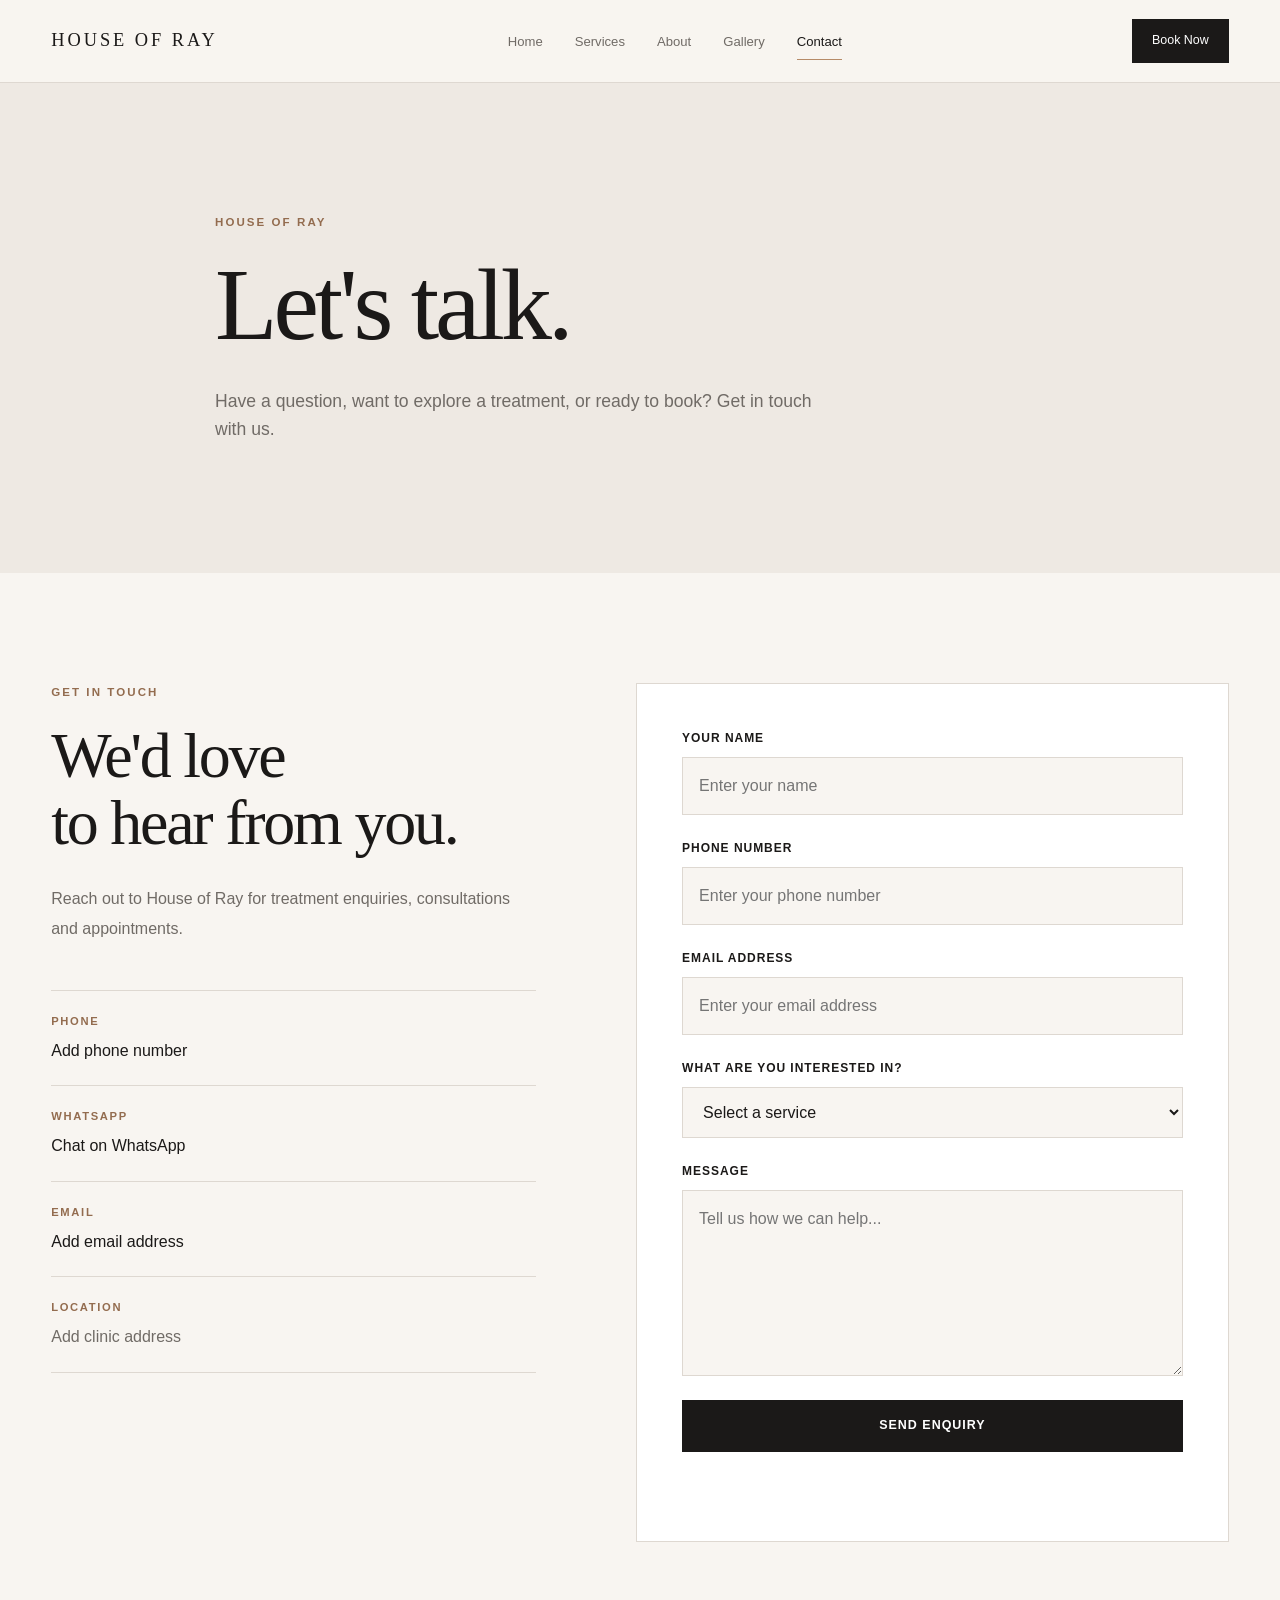
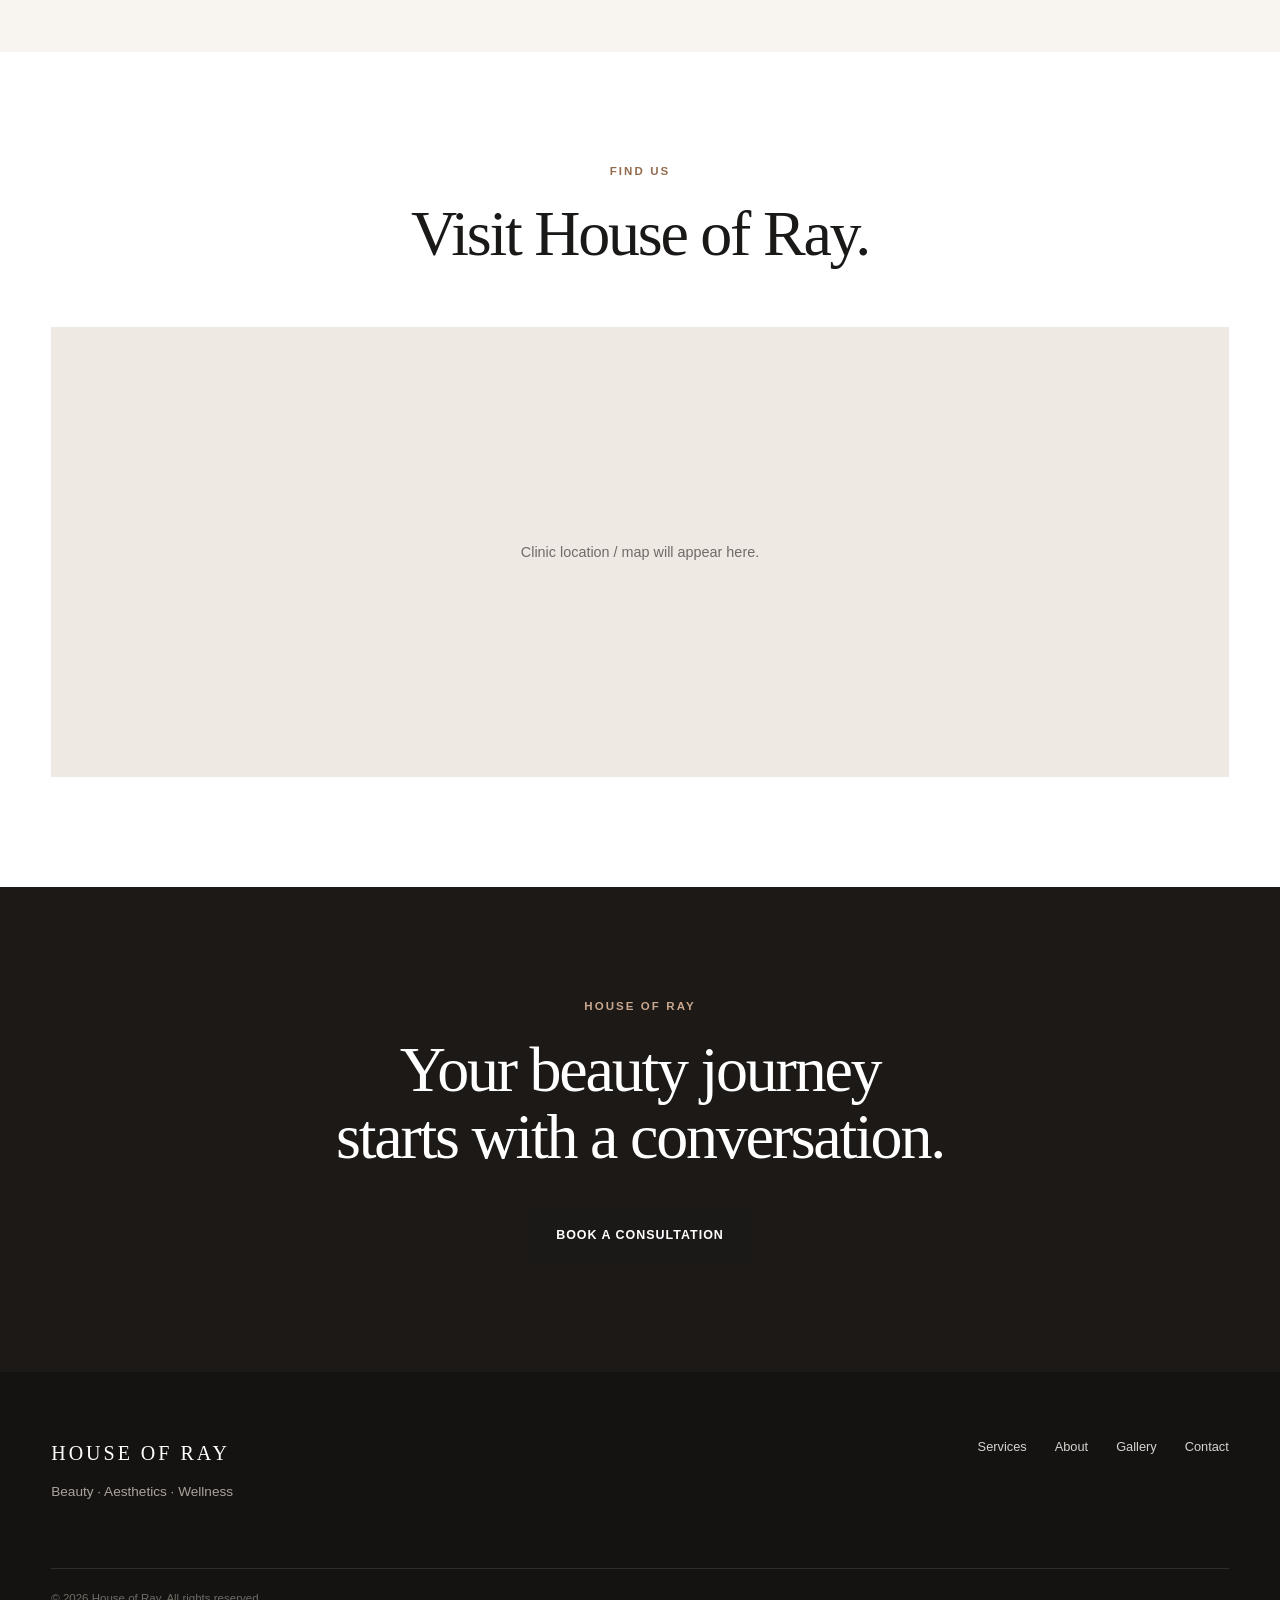
<file: contact.html>
<!DOCTYPE html>
<html lang="en">
<head>
    <meta charset="UTF-8">
    <meta name="viewport" content="width=device-width, initial-scale=1.0">

    <title>Contact — House of Ray</title>

    <meta
        name="description"
        content="Contact House of Ray to enquire about beauty, aesthetics and wellness treatments."
    >

    <link rel="stylesheet" href="css/style.css">
</head>

<body>

    <!-- HEADER -->
    <header class="site-header">

        <div class="container header-inner">

            <a href="index.html" class="logo">
                HOUSE OF RAY
            </a>

            <nav class="main-nav">

                <a href="index.html">
                    Home
                </a>

                <a href="services.html">
                    Services
                </a>

                <a href="about.html">
                    About
                </a>

                <a href="gallery.html">
                    Gallery
                </a>

                <a href="contact.html" class="active">
                    Contact
                </a>

            </nav>

            <a href="#" class="header-cta">
                Book Now
            </a>

        </div>

    </header>


    <!-- PAGE CONTENT -->
    <main>

        <!-- PAGE HERO -->

        <section class="page-hero">

            <div class="container page-hero-content">

                <p class="eyebrow">
                    HOUSE OF RAY
                </p>

                <h1>
                    Let's talk.
                </h1>

                <p>
                    Have a question, want to explore a treatment,
                    or ready to book? Get in touch with us.
                </p>

            </div>

        </section>


        <!-- CONTACT -->

        <section class="section contact-section">

            <div class="container contact-grid">

                <!-- CONTACT INFORMATION -->

                <div class="contact-info">

                    <p class="eyebrow">
                        GET IN TOUCH
                    </p>

                    <h2>
                        We'd love<br>
                        to hear from you.
                    </h2>

                    <p>
                        Reach out to House of Ray for treatment
                        enquiries, consultations and appointments.
                    </p>


                    <div class="contact-details">

                        <div class="contact-detail">

                            <span class="contact-label">
                                Phone
                            </span>

                            <a href="tel:#">
                                Add phone number
                            </a>

                        </div>


                        <div class="contact-detail">

                            <span class="contact-label">
                                WhatsApp
                            </span>

                            <a href="#">
                                Chat on WhatsApp
                            </a>

                        </div>


                        <div class="contact-detail">

                            <span class="contact-label">
                                Email
                            </span>

                            <a href="mailto:#">
                                Add email address
                            </a>

                        </div>


                        <div class="contact-detail">

                            <span class="contact-label">
                                Location
                            </span>

                            <p>
                                Add clinic address
                            </p>

                        </div>

                    </div>

                </div>


                <!-- CONTACT FORM -->

                <div class="contact-form-wrapper">

                    <form
                        class="contact-form"
                        id="contact-form"
                    >

                        <div class="form-group">

                            <label for="name">
                                Your name
                            </label>

                            <input
                                type="text"
                                id="name"
                                name="name"
                                placeholder="Enter your name"
                                required
                            >

                        </div>


                        <div class="form-group">

                            <label for="phone">
                                Phone number
                            </label>

                            <input
                                type="tel"
                                id="phone"
                                name="phone"
                                placeholder="Enter your phone number"
                                required
                            >

                        </div>


                        <div class="form-group">

                            <label for="email">
                                Email address
                            </label>

                            <input
                                type="email"
                                id="email"
                                name="email"
                                placeholder="Enter your email address"
                            >

                        </div>


                        <div class="form-group">

                            <label for="service">
                                What are you interested in?
                            </label>

                            <select
                                id="service"
                                name="service"
                            >

                                <option value="">
                                    Select a service
                                </option>

                                <option value="general-enquiry">
                                    General Enquiry
                                </option>

                                <option value="consultation">
                                    Consultation
                                </option>

                            </select>

                        </div>


                        <div class="form-group">

                            <label for="message">
                                Message
                            </label>

                            <textarea
                                id="message"
                                name="message"
                                rows="6"
                                placeholder="Tell us how we can help..."
                            ></textarea>

                        </div>


                        <button
                            type="submit"
                            class="button button-primary"
                        >
                            Send Enquiry
                        </button>

                        <p
                            id="form-message"
                            class="form-message"
                        ></p>

                    </form>

                </div>

            </div>

        </section>


        <!-- LOCATION -->

        <section class="section location-section">

            <div class="container">

                <div class="section-heading centered">

                    <p class="eyebrow">
                        FIND US
                    </p>

                    <h2>
                        Visit House of Ray.
                    </h2>

                </div>


                <div class="map-placeholder">

                    <p>
                        Clinic location / map will appear here.
                    </p>

                </div>

            </div>

        </section>


        <!-- CTA -->

        <section class="section final-cta">

            <div class="container">

                <p class="eyebrow">
                    HOUSE OF RAY
                </p>

                <h2>
                    Your beauty journey<br>
                    starts with a conversation.
                </h2>

                <a
                    href="#"
                    class="button button-primary"
                >
                    Book a Consultation
                </a>

            </div>

        </section>

    </main>


    <!-- FOOTER -->

    <footer class="site-footer">

        <div class="container footer-inner">

            <div>

                <div class="footer-logo">
                    HOUSE OF RAY
                </div>

                <p>
                    Beauty · Aesthetics · Wellness
                </p>

            </div>


            <div class="footer-links">

                <a href="services.html">
                    Services
                </a>

                <a href="about.html">
                    About
                </a>

                <a href="gallery.html">
                    Gallery
                </a>

                <a href="contact.html">
                    Contact
                </a>

            </div>

        </div>


        <div class="container footer-bottom">

            <p>
                © 2026 House of Ray. All rights reserved.
            </p>

        </div>

    </footer>


    <!-- SCRIPTS -->

    <script src="js/main.js"></script>

</body>
</html>
</file>
<file: css/style.css>
/* =========================================================
   HOUSE OF RAY
   Global Stylesheet
   ========================================================= */


/* =========================================================
   01. RESET
   ========================================================= */

* {
    margin: 0;
    padding: 0;
    box-sizing: border-box;
}

html {
    scroll-behavior: smooth;
}

body {
    font-family: Arial, Helvetica, sans-serif;
    background: #f8f5f1;
    color: #1b1918;
    line-height: 1.6;
    overflow-x: hidden;
}

img,
video {
    display: block;
    width: 100%;
}

img {
    max-width: 100%;
}

a {
    color: inherit;
    text-decoration: none;
}

button,
input,
textarea,
select {
    font: inherit;
}

button {
    cursor: pointer;
}


/* =========================================================
   02. VARIABLES
   ========================================================= */

:root {
    --background: #f8f5f1;
    --background-dark: #1c1917;
    --surface: #ffffff;
    --surface-soft: #eee9e3;

    --text: #1b1918;
    --muted: #706b66;
    --light-text: #f8f5f1;

    --accent: #b68b68;
    --accent-dark: #936c4f;

    --border: #ded8d1;

    --container: 1200px;

    --transition: 0.3s ease;
}


/* =========================================================
   03. GLOBAL LAYOUT
   ========================================================= */

.container {
    width: min(92%, var(--container));
    margin: 0 auto;
}

.section {
    padding: 110px 0;
}


/* =========================================================
   04. TYPOGRAPHY
   ========================================================= */

h1,
h2,
h3 {
    font-family: Georgia, "Times New Roman", serif;
    font-weight: 400;
    line-height: 1.05;
}

h1 {
    font-size: clamp(3.5rem, 8vw, 7rem);
    letter-spacing: -0.04em;
}

h2 {
    font-size: clamp(2.5rem, 5vw, 4.5rem);
    letter-spacing: -0.035em;
}

h3 {
    font-size: 1.7rem;
}

p {
    color: var(--muted);
}

.eyebrow {
    margin-bottom: 20px;
    color: var(--accent-dark);
    font-size: 0.72rem;
    font-weight: 700;
    letter-spacing: 0.18em;
    text-transform: uppercase;
}

.section-heading {
    max-width: 700px;
}

.section-heading.centered {
    margin: 0 auto 60px;
    text-align: center;
}

.section-heading > p:not(.eyebrow) {
    margin-top: 24px;
    max-width: 600px;
}


/* =========================================================
   05. HEADER
   ========================================================= */

.site-header {
    position: relative;
    z-index: 100;
    background: rgba(248, 245, 241, 0.96);
    border-bottom: 1px solid var(--border);
}

.header-inner {
    min-height: 82px;
    display: flex;
    align-items: center;
    justify-content: space-between;
    gap: 30px;
}

.logo {
    font-family: Georgia, "Times New Roman", serif;
    font-size: 1.15rem;
    letter-spacing: 0.16em;
    white-space: nowrap;
}

.main-nav {
    display: flex;
    align-items: center;
    gap: 32px;
}

.main-nav a {
    position: relative;
    color: var(--muted);
    font-size: 0.82rem;
    transition: color var(--transition);
}

.main-nav a:hover,
.main-nav a.active {
    color: var(--text);
}

.main-nav a.active::after {
    content: "";
    position: absolute;
    left: 0;
    right: 0;
    bottom: -8px;
    height: 1px;
    background: var(--accent);
}

.header-cta {
    padding: 12px 20px;
    background: var(--text);
    color: white;
    font-size: 0.78rem;
    transition:
        background var(--transition),
        transform var(--transition);
}

.header-cta:hover {
    background: var(--accent-dark);
    transform: translateY(-2px);
}


/* =========================================================
   06. BUTTONS
   ========================================================= */

.button {
    display: inline-flex;
    align-items: center;
    justify-content: center;
    min-height: 52px;
    padding: 0 28px;
    border: 1px solid transparent;
    font-size: 0.78rem;
    font-weight: 700;
    letter-spacing: 0.08em;
    text-transform: uppercase;
    transition:
        background var(--transition),
        color var(--transition),
        border-color var(--transition),
        transform var(--transition);
}

.button:hover {
    transform: translateY(-2px);
}

.button-primary {
    background: var(--text);
    color: white;
}

.button-primary:hover {
    background: var(--accent-dark);
}

.button-secondary {
    border-color: rgba(255, 255, 255, 0.7);
    color: white;
}

.button-secondary:hover {
    background: white;
    color: var(--text);
}

.button-outline {
    border-color: var(--text);
    color: var(--text);
    background: transparent;
}

.button-outline:hover {
    background: var(--text);
    color: white;
}

.text-link {
    display: inline-block;
    margin-top: 25px;
    border-bottom: 1px solid var(--text);
    padding-bottom: 4px;
    font-size: 0.8rem;
    font-weight: 700;
    letter-spacing: 0.06em;
    text-transform: uppercase;
}


/* =========================================================
   07. HERO
   ========================================================= */

.hero {
    position: relative;
    min-height: calc(100vh - 82px);
    display: flex;
    align-items: center;
    overflow: hidden;
    background: #222;
}

.hero-image {
    position: absolute;
    inset: 0;
}

.hero-image img {
    height: 100%;
    object-fit: cover;
}

.hero-overlay {
    position: absolute;
    inset: 0;
    background:
        linear-gradient(
            90deg,
            rgba(0, 0, 0, 0.68),
            rgba(0, 0, 0, 0.25),
            rgba(0, 0, 0, 0.05)
        );
}

.hero-content {
    position: relative;
    z-index: 2;
    padding: 100px 0;
}

.hero .eyebrow {
    color: #e5c7ae;
}

.hero h1 {
    max-width: 850px;
    color: white;
}

.hero-description {
    max-width: 520px;
    margin-top: 30px;
    color: rgba(255, 255, 255, 0.84);
    font-size: 1.05rem;
}

.hero-actions {
    display: flex;
    flex-wrap: wrap;
    gap: 14px;
    margin-top: 38px;
}


/* =========================================================
   08. PAGE HERO
   ========================================================= */

.page-hero {
    padding: 130px 0;
    background: var(--surface-soft);
}

.page-hero-content {
    max-width: 850px;
}

.page-hero h1 {
    margin-bottom: 28px;
}

.page-hero-content > p:last-child {
    max-width: 620px;
    font-size: 1.1rem;
}


/* =========================================================
   09. INTRO SECTION
   ========================================================= */

.intro-grid {
    display: grid;
    grid-template-columns: 1fr 1fr;
    gap: 100px;
    align-items: end;
}

.intro-copy {
    max-width: 560px;
}

.intro-copy p {
    font-size: 1.1rem;
    line-height: 1.9;
}


/* =========================================================
   10. SERVICES
   ========================================================= */

.services-section {
    background: var(--surface);
}

.services-grid {
    display: grid;
    grid-template-columns: repeat(3, 1fr);
    gap: 24px;
}

.service-card {
    overflow: hidden;
    background: var(--background);
    border: 1px solid var(--border);
    transition:
        transform var(--transition),
        box-shadow var(--transition);
}

.service-card:hover {
    transform: translateY(-6px);
    box-shadow: 0 20px 50px rgba(0, 0, 0, 0.08);
}

.service-card-image {
    aspect-ratio: 4 / 3;
    overflow: hidden;
    background: var(--surface-soft);
}

.service-card-image img {
    height: 100%;
    object-fit: cover;
    transition: transform 0.6s ease;
}

.service-card:hover .service-card-image img {
    transform: scale(1.04);
}

.service-card-content {
    padding: 28px;
}

.service-card-category {
    margin-bottom: 12px;
    color: var(--accent-dark);
    font-size: 0.68rem;
    font-weight: 700;
    letter-spacing: 0.16em;
    text-transform: uppercase;
}

.service-card h3 {
    margin-bottom: 14px;
}

.service-card p {
    font-size: 0.92rem;
}

.service-card .text-link {
    margin-top: 20px;
}

.section-action {
    margin-top: 50px;
    text-align: center;
}


/* =========================================================
   11. SERVICES PAGE
   ========================================================= */

.services-page-section {
    background: var(--background);
}

.services-page-grid {
    margin-top: 60px;
}

.service-loading {
    grid-column: 1 / -1;
    padding: 80px 20px;
    text-align: center;
    color: var(--muted);
}


/* =========================================================
   12. EXPERIENCE SECTIONS
   ========================================================= */

.experience-grid {
    display: grid;
    grid-template-columns: 1.1fr 0.9fr;
    gap: 90px;
    align-items: center;
}

.experience-image {
    aspect-ratio: 4 / 3;
    overflow: hidden;
    background: var(--surface-soft);
}

.experience-image img {
    height: 100%;
    object-fit: cover;
}

.experience-copy {
    max-width: 520px;
}

.experience-copy h2 {
    margin-bottom: 28px;
}

.experience-copy > p:not(.eyebrow) {
    font-size: 1rem;
    line-height: 1.9;
}


/* =========================================================
   13. VIDEO SECTION
   ========================================================= */

.video-section {
    background: var(--surface-soft);
}

.video-placeholder {
    min-height: 500px;
    display: flex;
    align-items: center;
    justify-content: center;
    background: #ddd7d0;
}

.video-placeholder p {
    color: #716b65;
}

.video-grid {
    display: grid;
    grid-template-columns: repeat(2, 1fr);
    gap: 24px;
}

.gallery-video {
    overflow: hidden;
    background: #111;
}

.gallery-video video {
    width: 100%;
    height: 100%;
    min-height: 400px;
    object-fit: cover;
}


/* =========================================================
   14. FINAL CTA
   ========================================================= */

.final-cta {
    background: var(--background-dark);
    text-align: center;
}

.final-cta .eyebrow {
    color: #c9a78e;
}

.final-cta h2 {
    margin-bottom: 40px;
    color: white;
}


/* =========================================================
   15. SERVICE DETAIL PAGE
   ========================================================= */

.service-hero {
    padding: 80px 0 110px;
}

.service-hero-grid {
    display: grid;
    grid-template-columns: 1.05fr 0.95fr;
    gap: 90px;
    align-items: center;
}

.service-hero-image {
    aspect-ratio: 4 / 5;
    overflow: hidden;
    background: var(--surface-soft);
}

.service-hero-image img {
    height: 100%;
    object-fit: cover;
}

.service-hero-content h1 {
    margin-bottom: 30px;
}

.service-short-description {
    max-width: 500px;
    margin-bottom: 35px;
    font-size: 1.05rem;
    line-height: 1.8;
}

.service-details {
    background: var(--surface);
}

.service-details-grid {
    display: grid;
    grid-template-columns: 0.8fr 1.2fr;
    gap: 100px;
}

.service-description {
    max-width: 650px;
}

.service-description p {
    font-size: 1.05rem;
    line-height: 2;
}

.service-info-section {
    background: var(--surface-soft);
}

.service-info-grid {
    display: grid;
    grid-template-columns: repeat(3, 1fr);
    border-top: 1px solid var(--border);
    border-bottom: 1px solid var(--border);
}

.service-info-card {
    min-height: 180px;
    padding: 40px;
    border-right: 1px solid var(--border);
}

.service-info-card:last-child {
    border-right: none;
}

.service-info-card h3 {
    font-size: 1.3rem;
}

.service-gallery-section {
    background: var(--background);
}

.service-gallery {
    display: grid;
    grid-template-columns: repeat(2, 1fr);
    gap: 24px;
}

.service-gallery img {
    aspect-ratio: 4 / 3;
    object-fit: cover;
}

.back-to-services {
    padding-top: 0;
}


/* =========================================================
   16. ABOUT PAGE
   ========================================================= */

.about-intro {
    background: var(--background);
}

.about-intro-grid {
    display: grid;
    grid-template-columns: 1fr 1fr;
    gap: 100px;
    align-items: end;
}

.about-intro-copy {
    max-width: 600px;
}

.about-intro-copy p {
    margin-bottom: 25px;
    font-size: 1.05rem;
    line-height: 1.9;
}

.about-story {
    background: var(--surface);
}

.about-story-grid {
    display: grid;
    grid-template-columns: 1fr 1fr;
    gap: 90px;
    align-items: center;
}

.about-story-image {
    aspect-ratio: 4 / 5;
    overflow: hidden;
}

.about-story-image img {
    height: 100%;
    object-fit: cover;
}

.about-story-copy {
    max-width: 560px;
}

.about-story-copy h2 {
    margin-bottom: 30px;
}

.about-story-copy p:not(.eyebrow) {
    margin-bottom: 22px;
    line-height: 1.9;
}

.values-section {
    background: var(--surface-soft);
}

.values-grid {
    display: grid;
    grid-template-columns: repeat(4, 1fr);
    gap: 1px;
    background: var(--border);
    border: 1px solid var(--border);
}

.value-card {
    min-height: 280px;
    padding: 35px;
    background: var(--background);
}

.value-number {
    display: block;
    margin-bottom: 55px;
    color: var(--accent-dark);
    font-size: 0.75rem;
    font-weight: 700;
    letter-spacing: 0.15em;
}

.value-card h3 {
    margin-bottom: 16px;
}

.value-card p {
    font-size: 0.9rem;
}

.about-visual {
    background: var(--background);
}

.about-video-placeholder {
    min-height: 600px;
    display: flex;
    align-items: center;
    justify-content: center;
    background:
        linear-gradient(
            rgba(20, 18, 17, 0.4),
            rgba(20, 18, 17, 0.4)
        ),
        #2a2623;
}

.about-video-content {
    text-align: center;
}

.about-video-content .eyebrow {
    color: #d4b39a;
}

.about-video-content h2,
.about-video-content p:last-child {
    color: white;
}

.about-video-content p:last-child {
    margin-top: 20px;
}


/* =========================================================
   17. GALLERY PAGE
   ========================================================= */

.gallery-intro {
    background: var(--background);
}

.gallery-intro-grid {
    display: grid;
    grid-template-columns: 1fr 1fr;
    gap: 100px;
    align-items: end;
}

.gallery-intro-copy {
    max-width: 550px;
}

.gallery-intro-copy p {
    font-size: 1.05rem;
    line-height: 1.9;
}

.gallery-section {
    background: var(--surface);
}

.gallery-grid {
    display: grid;
    grid-template-columns: repeat(2, 1fr);
    gap: 20px;
}

.gallery-item {
    margin: 0;
    overflow: hidden;
    background: var(--surface-soft);
}

.gallery-item img {
    width: 100%;
    height: 100%;
    min-height: 380px;
    object-fit: cover;
    transition: transform 0.7s ease;
}

.gallery-item:hover img {
    transform: scale(1.03);
}

.gallery-item-large {
    grid-row: span 2;
}

.gallery-item-large img {
    min-height: 780px;
}

.gallery-item-wide {
    grid-column: span 2;
}

.gallery-item-wide img {
    min-height: 500px;
}

.gallery-video-section {
    background: var(--background);
}

.gallery-statement {
    background: var(--surface-soft);
}

.gallery-statement-inner {
    max-width: 900px;
}

.gallery-statement h2 {
    font-size: clamp(3rem, 7vw, 6rem);
}


/* =========================================================
   18. CONTACT PAGE
   ========================================================= */

.contact-section {
    background: var(--background);
}

.contact-grid {
    display: grid;
    grid-template-columns: 0.9fr 1.1fr;
    gap: 100px;
    align-items: start;
}

.contact-info {
    max-width: 500px;
}

.contact-info h2 {
    margin-bottom: 28px;
}

.contact-info > p:not(.eyebrow) {
    margin-bottom: 45px;
    font-size: 1rem;
    line-height: 1.9;
}

.contact-details {
    border-top: 1px solid var(--border);
}

.contact-detail {
    padding: 22px 0;
    border-bottom: 1px solid var(--border);
}

.contact-label {
    display: block;
    margin-bottom: 7px;
    color: var(--accent-dark);
    font-size: 0.7rem;
    font-weight: 700;
    letter-spacing: 0.15em;
    text-transform: uppercase;
}

.contact-detail a {
    transition: color var(--transition);
}

.contact-detail a:hover {
    color: var(--accent-dark);
}

.contact-form-wrapper {
    padding: 45px;
    background: var(--surface);
    border: 1px solid var(--border);
}

.contact-form {
    display: grid;
    gap: 24px;
}

.form-group {
    display: grid;
    gap: 9px;
}

.form-group label {
    font-size: 0.75rem;
    font-weight: 700;
    letter-spacing: 0.08em;
    text-transform: uppercase;
}

.form-group input,
.form-group textarea,
.form-group select {
    width: 100%;
    padding: 15px 16px;
    border: 1px solid var(--border);
    border-radius: 0;
    outline: none;
    background: var(--background);
    color: var(--text);
    transition: border-color var(--transition);
}

.form-group input:focus,
.form-group textarea:focus,
.form-group select:focus {
    border-color: var(--accent);
}

.form-group textarea {
    resize: vertical;
}

.form-message {
    min-height: 20px;
    font-size: 0.85rem;
}

.location-section {
    background: var(--surface);
}

.map-placeholder {
    min-height: 450px;
    display: flex;
    align-items: center;
    justify-content: center;
    background: var(--surface-soft);
}

.map-placeholder p {
    font-size: 0.9rem;
}


/* =========================================================
   19. FOOTER
   ========================================================= */

.site-footer {
    background: #151311;
    color: white;
}

.footer-inner {
    display: flex;
    justify-content: space-between;
    gap: 50px;
    padding: 65px 0;
}

.footer-logo {
    margin-bottom: 12px;
    font-family: Georgia, "Times New Roman", serif;
    font-size: 1.25rem;
    letter-spacing: 0.15em;
}

.footer-inner p {
    color: #aaa39d;
    font-size: 0.85rem;
}

.footer-links {
    display: flex;
    flex-wrap: wrap;
    gap: 28px;
    align-items: flex-start;
}

.footer-links a {
    color: #d8d3ce;
    font-size: 0.8rem;
    transition: color var(--transition);
}

.footer-links a:hover {
    color: white;
}

.footer-bottom {
    padding: 20px 0;
    border-top: 1px solid #302c29;
}

.footer-bottom p {
    font-size: 0.72rem;
}


/* =========================================================
   20. RESPONSIVE — TABLET
   ========================================================= */

@media (max-width: 900px) {

    .section {
        padding: 85px 0;
    }

    .main-nav {
        display: none;
    }

    .intro-grid,
    .about-intro-grid,
    .gallery-intro-grid {
        grid-template-columns: 1fr;
        gap: 45px;
    }

    .services-grid {
        grid-template-columns: repeat(2, 1fr);
    }

    .experience-grid,
    .about-story-grid,
    .service-hero-grid,
    .contact-grid {
        grid-template-columns: 1fr;
        gap: 55px;
    }

    .service-hero-content {
        order: -1;
    }

    .service-info-grid {
        grid-template-columns: 1fr;
    }

    .service-info-card {
        border-right: none;
        border-bottom: 1px solid var(--border);
    }

    .service-info-card:last-child {
        border-bottom: none;
    }

    .values-grid {
        grid-template-columns: repeat(2, 1fr);
    }

    .contact-form-wrapper {
        padding: 35px;
    }

}


/* =========================================================
   21. RESPONSIVE — MOBILE
   ========================================================= */

@media (max-width: 600px) {

    .container {
        width: min(90%, var(--container));
    }

    .section {
        padding: 70px 0;
    }

    .header-inner {
        min-height: 72px;
    }

    .logo {
        font-size: 0.95rem;
    }

    .header-cta {
        padding: 10px 15px;
        font-size: 0.68rem;
    }

    h1 {
        font-size: clamp(3rem, 15vw, 4.5rem);
    }

    h2 {
        font-size: clamp(2.3rem, 11vw, 3.5rem);
    }

    .hero {
        min-height: calc(100vh - 72px);
    }

    .hero-content {
        padding: 80px 0;
    }

    .hero-overlay {
        background:
            linear-gradient(
                90deg,
                rgba(0, 0, 0, 0.72),
                rgba(0, 0, 0, 0.3)
            );
    }

    .hero-description {
        font-size: 0.95rem;
    }

    .hero-actions {
        flex-direction: column;
        align-items: stretch;
    }

    .hero-actions .button {
        width: 100%;
    }

    .page-hero {
        padding: 90px 0;
    }

    .services-grid {
        grid-template-columns: 1fr;
    }

    .video-grid {
        grid-template-columns: 1fr;
    }

    .gallery-grid {
        grid-template-columns: 1fr;
    }

    .gallery-item-large,
    .gallery-item-wide {
        grid-column: auto;
        grid-row: auto;
    }

    .gallery-item-large img,
    .gallery-item-wide img,
    .gallery-item img {
        min-height: 300px;
    }

    .values-grid {
        grid-template-columns: 1fr;
    }

    .value-card {
        min-height: auto;
    }

    .service-gallery {
        grid-template-columns: 1fr;
    }

    .service-info-card {
        padding: 30px;
    }

    .contact-form-wrapper {
        padding: 25px;
    }

    .footer-inner {
        flex-direction: column;
        padding: 50px 0;
    }

    .footer-links {
        flex-direction: column;
        gap: 15px;
    }

    .about-video-placeholder {
        min-height: 400px;
    }

    .video-placeholder {
        min-height: 350px;
    }

    .gallery-video video {
        min-height: 300px;
    }

}


/* =========================================================
   22. REDUCED MOTION
   ========================================================= */

@media (prefers-reduced-motion: reduce) {

    html {
        scroll-behavior: auto;
    }

    *,
    *::before,
    *::after {
        transition-duration: 0.01ms !important;
        animation-duration: 0.01ms !important;
        animation-iteration-count: 1 !important;
    }

}
</file>
